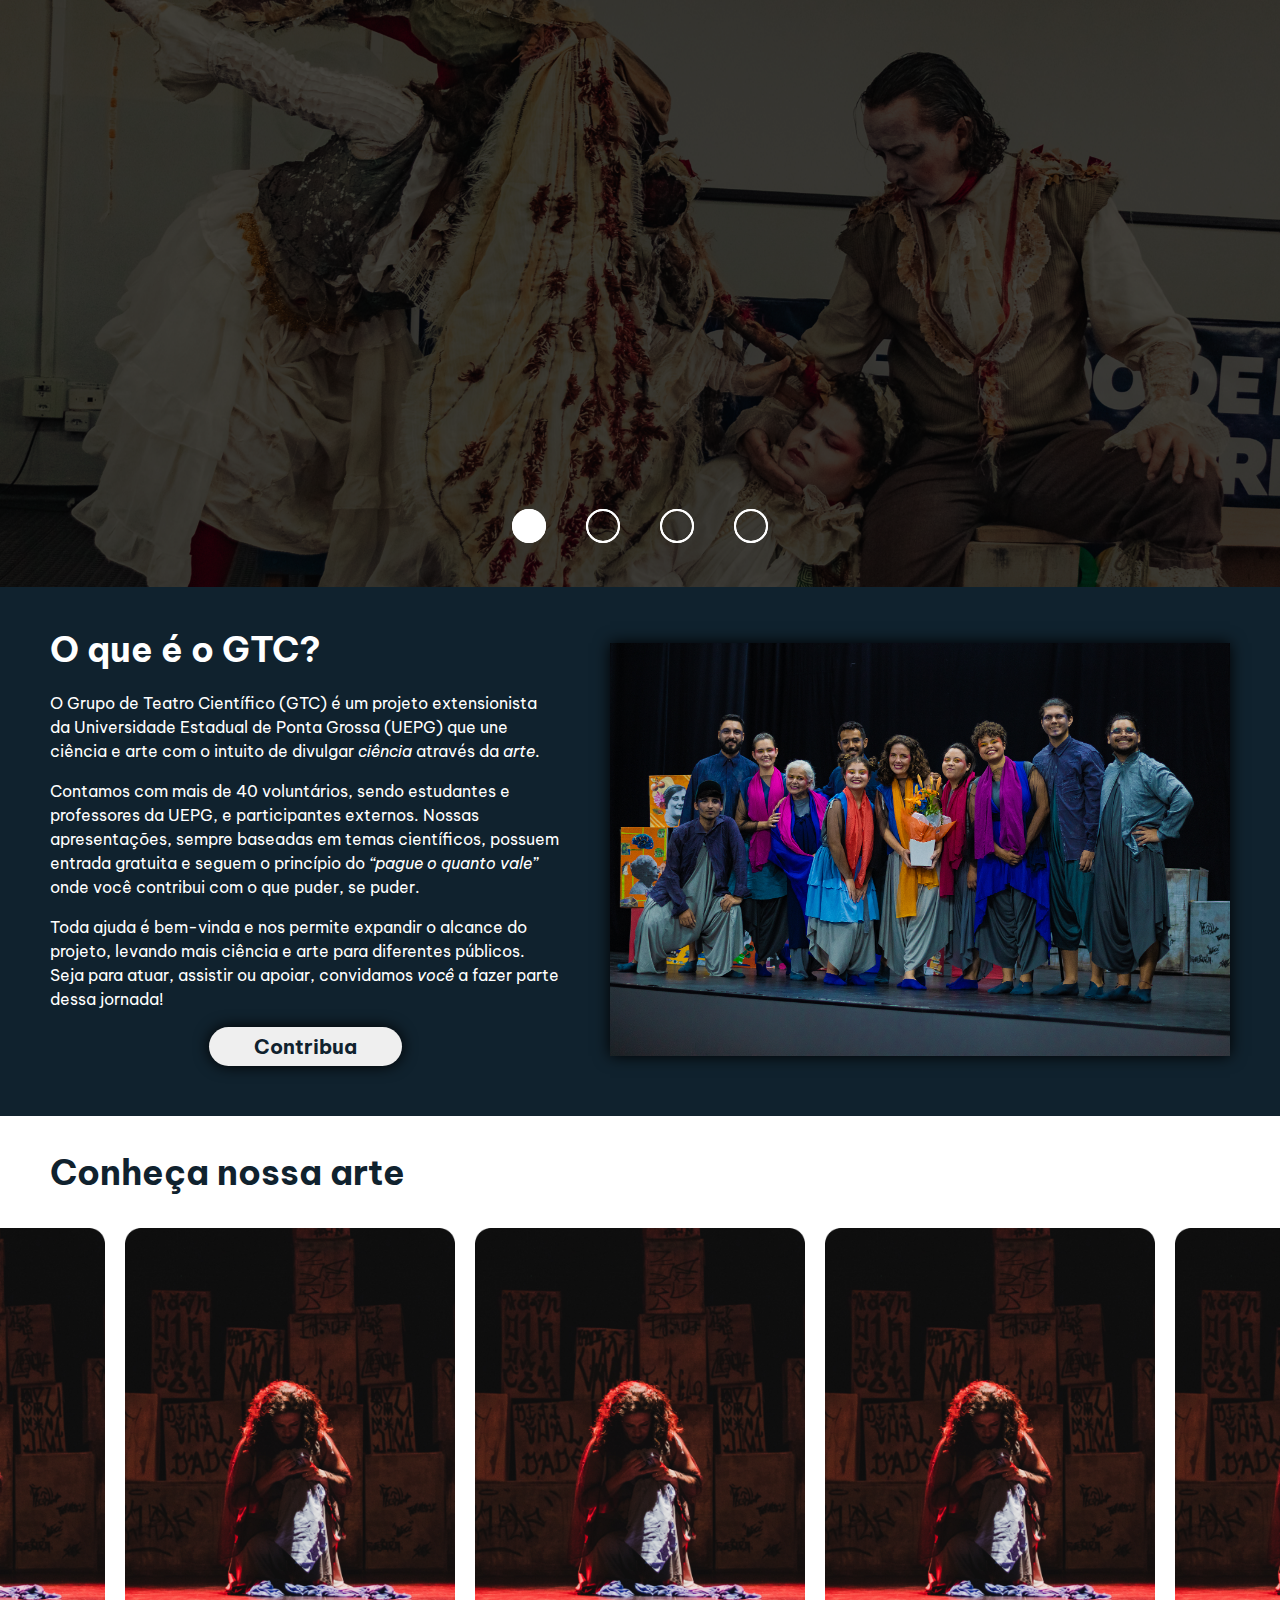
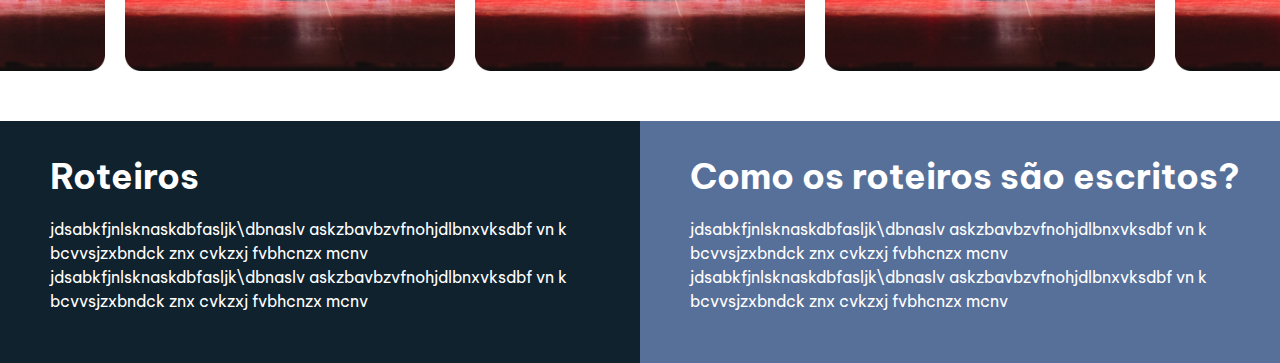
<file: index.html>
<!DOCTYPE html>
<html lang="pt-BR">

<head>
    <meta charset="UTF-8">
    <title>GTC - Grupo de Teatro Científico</title>
    <meta name="description" content="Site do Grupo de Teatro Científico da Universidade Estadual de Ponta Grossa">
    <meta name="author" content="Raniele Pereira">
    <meta name="keywords" content="GTC, Grupo de Teatro Científico, UEPG, Grupo de Teatro Científico da UEPG, GTC UEPG">
    <link rel="icon" href="Imagens\Site\Icon.png" type="image/png">
    <link rel="stylesheet" href="styles.css">
    <link href="https://fonts.googleapis.com/css2?family=Be+Vietnam+Pro:wght@100;300;400;500;700;900&display=swap" rel="stylesheet">

</head>

<body>
    <div class="banner">
        <div class="carrossel">
            <input type="radio" name="radio-btn" id="radio1">
            <input type="radio" name="radio-btn" id="radio2">
            <input type="radio" name="radio-btn" id="radio3">
            <input type="radio" name="radio-btn" id="radio4">
            
            <div class="imagem first">
                <img src="Imagens\Banner\1.png" alt="Coração em Chagas"/>
            </div>
            <div class="imagem">
                <img src="Imagens/Banner/2.png" alt="A que faz">
            </div>
            <div class="imagem">
                <img src="Imagens/Banner/3.png" alt="Coração em Chagas">
            </div>
            <div class="imagem">
                <img src="Imagens/Banner/4.png" alt="Coração em Chagas">
            </div>

            <div class="navigation-auto">
                <div class="auto-btn1"></div>
                <div class="auto-btn2"></div>
                <div class="auto-btn3"></div>
                <div class="auto-btn4"></div>
            </div>
        </div>

        <div class="navigation-manual">
            <label for="radio1" class="manual-btn"></label>
            <label for="radio2" class="manual-btn"></label>
            <label for="radio3" class="manual-btn"></label>
            <label for="radio4" class="manual-btn"></label>
        </div>
    </div>

    <div class="o-que-é-o-gtc">
        <div class="o-que-é-o-gtc-texto"> 
            <h2 class="o-que-é-o-gtc-título">O que é o GTC?</h2>
            <p>O Grupo de Teatro Científico (GTC) é um projeto extensionista da Universidade Estadual de Ponta Grossa (UEPG) que une ciência e arte com o intuito de divulgar <i>ciência</i> através da <i>arte</i>.</p>
            <p>Contamos com mais de 40 voluntários, sendo estudantes e professores da UEPG, e participantes externos. Nossas apresentações, sempre baseadas em temas científicos, possuem entrada gratuita e seguem o princípio do <i>“pague o quanto vale”</i> onde você contribui com o que puder, se puder.</p>
            <p>Toda ajuda é bem-vinda e nos permite expandir o alcance do projeto, levando mais ciência e arte para diferentes públicos. Seja para atuar, assistir ou apoiar, convidamos <i>você</i> a fazer parte dessa jornada!</p>
            <button class="botão-contribua">Contribua</button>
        </div>
        <div class="foto-elenco">
            <img src="Imagens\Site\Elenco.jpg" alt="Foto do elenco"/>
        </div>
    </div>

    <div class="conheça-nossa-arte">
        <h2 class="título-seção">Conheça nossa arte</h2>
        <div class="conheça-nossa-arte-miniaturas">
            <img src="Imagens/Site/Miniaturas/AQueFaz.png" alt="A que faz"/>
            <img src="Imagens/Site/Miniaturas/AQueFaz.png" alt="A que faz"/>
            <img src="Imagens/Site/Miniaturas/AQueFaz.png" alt="A que faz"/>
            <img src="Imagens/Site/Miniaturas/AQueFaz.png" alt="A que faz"/>
            <img src="Imagens/Site/Miniaturas/AQueFaz.png" alt="A que faz"/>
        </div>
    </div>

    <div class="roteiros">
        <div class="metade1">
            <h2 class="título-metades">Roteiros</h2>
            <p class="metade-texto">jdsabkfjnlsknaskdbfasljk\dbnaslv askzbavbzvfnohjdlbnxvksdbf vn k bcvvsjzxbndck znx cvkzxj fvbhcnzx mcnv</p>
            <p class="metade-texto">jdsabkfjnlsknaskdbfasljk\dbnaslv askzbavbzvfnohjdlbnxvksdbf vn k bcvvsjzxbndck znx cvkzxj fvbhcnzx mcnv</p>
        </div>
        <div class="metade2">
            <h2 class="título-metades">Como os roteiros são escritos?</h2>
            <p class="metade-texto">jdsabkfjnlsknaskdbfasljk\dbnaslv askzbavbzvfnohjdlbnxvksdbf vn k bcvvsjzxbndck znx cvkzxj fvbhcnzx mcnv</p>
            <p class="metade-texto" id="último">jdsabkfjnlsknaskdbfasljk\dbnaslv askzbavbzvfnohjdlbnxvksdbf vn k bcvvsjzxbndck znx cvkzxj fvbhcnzx mcnv</p>
        </div>
    </div>

    <script src="script.js"></script>
</body>
</html>
</file>
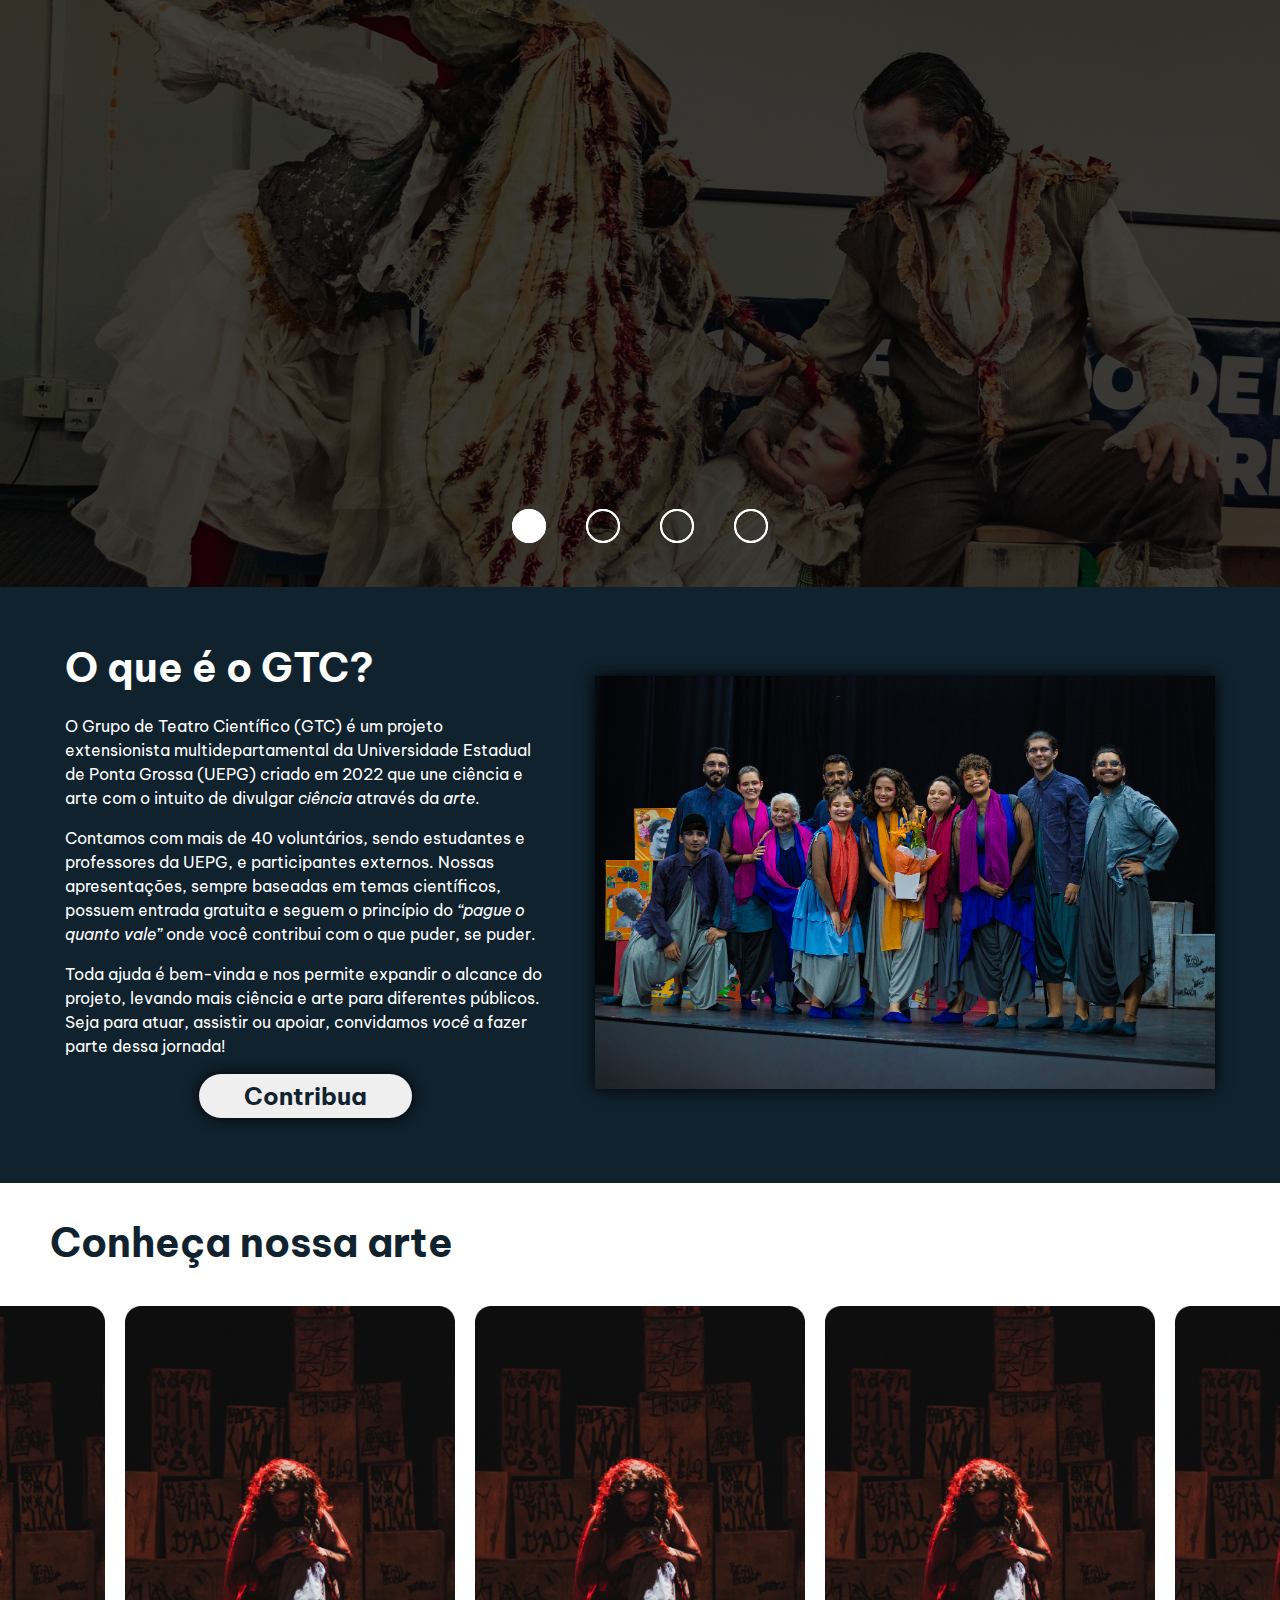
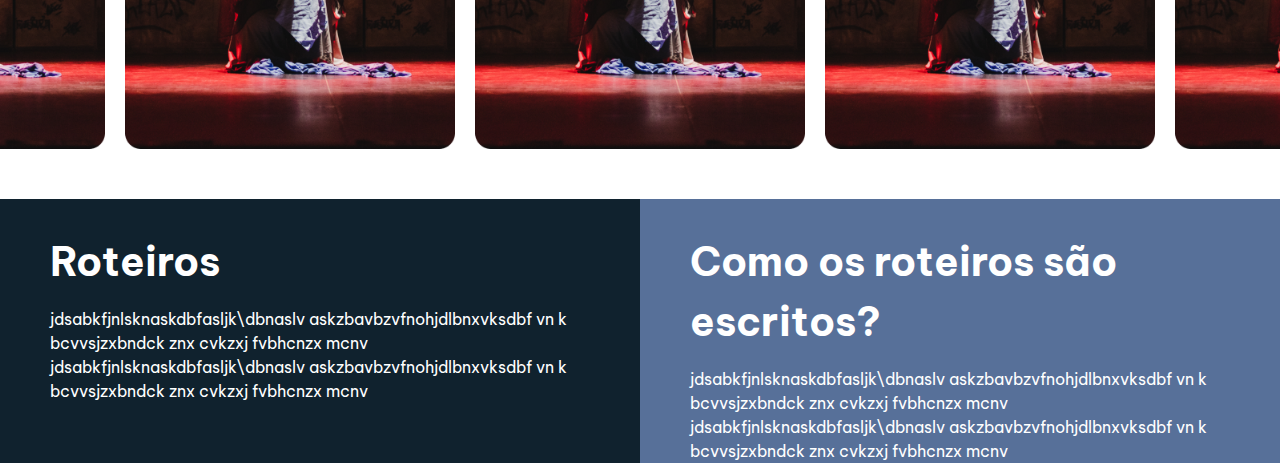
<file: home.html>
<!DOCTYPE html>
<html lang="pt-BR">

<head>
    <meta charset="UTF-8">
    <title>GTC - Grupo de Teatro Científico</title>
    <meta name="description" content="Site do Grupo de Teatro Científico da Universidade Estadual de Ponta Grossa">
    <meta name="author" content="Raniele Pereira">
    <meta name="keywords" content="GTC, Grupo de Teatro Científico, UEPG, Grupo de Teatro Científico da UEPG, GTC - UEPG, GTC UEPG">
    <link rel="icon" href="Imagens/Site/Icon.png" type="image/png">
    <link rel="stylesheet" href="home.css">
    <link href="https://fonts.googleapis.com/css2?family=Be+Vietnam+Pro:wght@100;300;400;500;700;900&display=swap" rel="stylesheet">
</head>

<body>
    <section id="banner">
        <div class="banner">
            <div class="carrossel">
                <input type="radio" name="radio-btn" id="radio1">
                <input type="radio" name="radio-btn" id="radio2">
                <input type="radio" name="radio-btn" id="radio3">
                <input type="radio" name="radio-btn" id="radio4">
                
                <div class="imagem first">
                    <img src="Imagens/Banner/1.png" alt="Coração em Chagas"/>
                </div>
                <div class="imagem">
                    <img src="Imagens/Banner/2.png" alt="A que faz">
                </div>
                <div class="imagem">
                    <img src="Imagens/Banner/3.png" alt="Coração em Chagas">
                </div>
                <div class="imagem">
                    <img src="Imagens/Banner/4.png" alt="Coração em Chagas">
                </div>
    
                <div class="navigation-auto">
                    <div class="auto-btn1"></div>
                    <div class="auto-btn2"></div>
                    <div class="auto-btn3"></div>
                    <div class="auto-btn4"></div>
                </div>
            </div>
    
            <div class="navigation-manual">
                <label for="radio1" class="manual-btn"></label>
                <label for="radio2" class="manual-btn"></label>
                <label for="radio3" class="manual-btn"></label>
                <label for="radio4" class="manual-btn"></label>
            </div>
        </div>
    </section>

    <section id="o-que-é-o-gtc">
        <div class="o-que-é-o-gtc">
            <div class="o-que-é-o-gtc-texto"> 
                <h2 class="o-que-é-o-gtc-título">O que é o GTC?</h2>
                <p>O Grupo de Teatro Científico (GTC) é um projeto extensionista multidepartamental da Universidade Estadual de Ponta Grossa (UEPG) criado em 2022 que une ciência e arte com o intuito de divulgar <i>ciência</i> através da <i>arte</i>.</p>
                <p>Contamos com mais de 40 voluntários, sendo estudantes e professores da UEPG, e participantes externos. Nossas apresentações, sempre baseadas em temas científicos, possuem entrada gratuita e seguem o princípio do <i>“pague o quanto vale”</i> onde você contribui com o que puder, se puder.</p>
                <p>Toda ajuda é bem-vinda e nos permite expandir o alcance do projeto, levando mais ciência e arte para diferentes públicos. Seja para atuar, assistir ou apoiar, convidamos <i>você</i> a fazer parte dessa jornada!</p>
                <button class="botão-contribua">Contribua</button>
            </div>
            <div class="foto-elenco">
                <img src="Imagens/Site/Elenco.jpg" alt="Foto do elenco" class="foto"/>
            </div>
        </div>
    </section>

    <section id="conheça-nossa-arte">
        <div class="conheça-nossa-arte">
            <h2 class="título-seção">Conheça nossa arte</h2>
            <div class="conheça-nossa-arte-miniaturas">
                <img src="Imagens/Site/Miniaturas/AQueFaz.png" alt="A que faz"/>
                <img src="Imagens/Site/Miniaturas/AQueFaz.png" alt="A que faz"/>
                <img src="Imagens/Site/Miniaturas/AQueFaz.png" alt="A que faz"/>
                <img src="Imagens/Site/Miniaturas/AQueFaz.png" alt="A que faz"/>
                <img src="Imagens/Site/Miniaturas/AQueFaz.png" alt="A que faz"/>
            </div>
        </div>
    </section>

    <section id="roteiros">
        <div class="roteiros">
            <div class="metade1">
                <h2 class="título-metades">Roteiros</h2>
                <p class="metade-texto">jdsabkfjnlsknaskdbfasljk\dbnaslv askzbavbzvfnohjdlbnxvksdbf vn k bcvvsjzxbndck znx cvkzxj fvbhcnzx mcnv</p>
                <p class="metade-texto">jdsabkfjnlsknaskdbfasljk\dbnaslv askzbavbzvfnohjdlbnxvksdbf vn k bcvvsjzxbndck znx cvkzxj fvbhcnzx mcnv</p>
            </div>
            <div class="metade2">
                <h2 class="título-metades">Como os roteiros são escritos?</h2>
                <p class="metade-texto">jdsabkfjnlsknaskdbfasljk\dbnaslv askzbavbzvfnohjdlbnxvksdbf vn k bcvvsjzxbndck znx cvkzxj fvbhcnzx mcnv</p>
                <p class="metade-texto último">jdsabkfjnlsknaskdbfasljk\dbnaslv askzbavbzvfnohjdlbnxvksdbf vn k bcvvsjzxbndck znx cvkzxj fvbhcnzx mcnv</p>
            </div>
        </div>
    </section>

    <script src="home.js"></script>
</body>
</html>
</file>
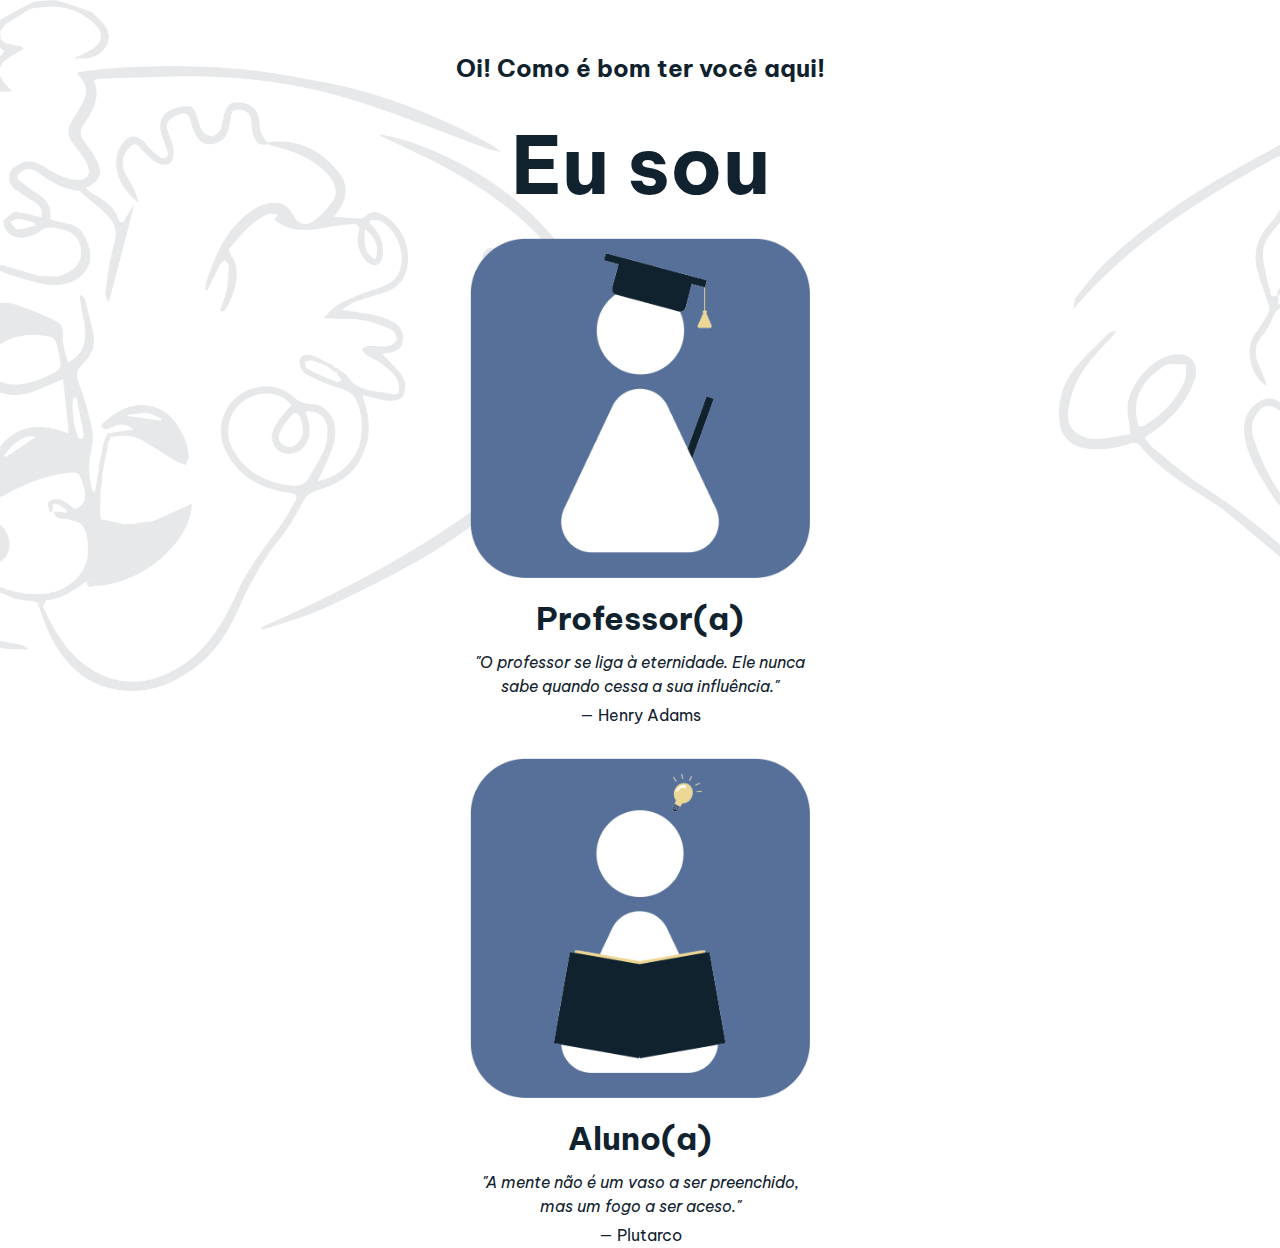
<file: QRCode.html>
<!DOCTYPE html>
<html lang="pt-BR">

<head>
    <meta charset="UTF-8">
    <title>GTC - Grupo de Teatro Científico</title>
    <meta name="description" content="Site de recepção de professores e alunos">
    <meta name="author" content="Raniele Pereira">
    <meta name="keywords" content="GTC, Grupo de Teatro Científico, UEPG, Grupo de Teatro Científico da UEPG, GTC - UEPG, GTC UEPG">
    <link rel="icon" href="Imagens/Site/Icon.png" type="image/png">
    <link rel="stylesheet" href="QRCode.css">
    <link href="https://fonts.googleapis.com/css2?family=Be+Vietnam+Pro:wght@100;300;400;500;700;900&display=swap" rel="stylesheet">
</head>

    <body>
        <div class="fundo">
            <img src="Imagens/QRCode/Icon.png" alt="Logo GTC" class="logo" id="um">
            <img src="Imagens/QRCode/Icon.png" alt="Logo GTC" class="logo" id="dois">
        </div>

        <div class="QRCode">
            <div class="escrita">
                <h2>Oi! Como é bom ter você aqui!</h2>
                <h1>Eu sou</h1>
            </div>
           
            <div class="icons">
                <div class="professor">
                    <div class="clicavel">
                        <a href="professor.html">
                            <img src="Imagens/QRCode/Retangulo.png" alt="Área do professor" class="retangulo">
                            <img src="Imagens/QRCode/Professor.png" class="personagem">
                            <h3>Professor(a)</h3>
                            <p class="citacao"><i>"O professor se liga à eternidade. Ele nunca sabe quando cessa a sua influência."</i></p>
                            <p class="autor">— Henry Adams</p>
                        </a>
                    </div>
                </div>
        
                <div class="aluno"> 
                    <div class="clicavel">
                        <a href="aluno.html">
                            <img src="Imagens/QRCode/Retangulo.png" alt="Área do aluno" class="retangulo">
                            <img src="Imagens/QRCode/Aluno.png" class="personagem">
                            <h3>Aluno(a)</h3>
                            <p class="citacao"><i>"A mente não é um vaso a ser preenchido, mas um fogo a ser aceso."</i></p>
                            <p class="autor">— Plutarco</p>
                        </a>
                    </div>
                </div>
            </div>
        </div>

    </body>
    
</html>
</file>
<file: styles.css>
body {
  margin: 0px;
  font-family: 'Be Vietnam Pro', sans-serif;
  color: #10222E;
  line-height: 1.5;
}

.banner {
  position: relative;
  margin: 0 auto;
  width: 100%;
  height: auto;
  overflow: hidden;
}

.carrossel {
  width: 400%;
  height: auto;
  display: flex;
}

.carrossel input {
  display: none;
}

.imagem {
  width: 25%;
  position: relative;
  transition: 2s;
}

.imagem img {
  width: 100%;
}

.navigation-manual {
  position: absolute;
  width: 100%;
  bottom: 50px;
  display: flex;
  justify-content: center;
}

.manual-btn {
  border: 2px solid white;
  padding: 15px;
  border-radius: 25px;
  cursor: pointer;
  transition: 0.5s;
}

.manual-btn:not(:last-child) {
  margin-right: 40px;
}

.manual-btn:hover {
  background-color: white;
}

#radio1:checked ~ .first {
  margin-left: 0;
}

#radio2:checked ~ .first {
  margin-left: -25%;
}

#radio3:checked ~ .first {
  margin-left: -50%;
}

#radio4:checked ~ .first {
  margin-left: -75%;
}

.navigation-auto div {
  border: 2px solid white;
  padding: 15px;
  border-radius: 25px;
  cursor: pointer;
  transition: 0.5s;
}

.navigation-auto{
  position: absolute;
  width: 100%;
  bottom: 50px;
  display: flex;
  justify-content: center;
}

.navigation-auto div:not(:last-child) {
  margin-right: 40px;
}

#radio1:checked ~ .navigation-auto .auto-btn1 {
  background-color: white;
}

#radio2:checked ~ .navigation-auto .auto-btn2 {
  background-color: white;
}

#radio3:checked ~ .navigation-auto .auto-btn3 {
  background-color: white;
}

#radio4:checked ~ .navigation-auto .auto-btn4 {
  background-color: white;
}

.o-que-é-o-gtc {
  margin-top: -10px;
  display: flex;
  padding: 50px;
  background-color: #10222E;
  color: white;
}

.o-que-é-o-gtc-texto {
  margin-right: 50px;
}

.o-que-é-o-gtc-título {
  font-size: 35px;
  margin: -10px 0px 0px;
}

.foto-elenco {
  cursor: pointer;
  display: flex;
  align-items: center;
}

.foto-elenco img {
  width: 620px;
  height: auto;
  box-shadow: 0px 0px 15px #000;
}

.botão-contribua {
  font-size: 20px;
  font-family: 'Be Vietnam Pro', sans-serif;
  padding: 7px 45px;
  color: #10222E;
  font-weight: bold;
  border: none;
  border-radius: 30px;
  cursor: pointer;
  box-shadow: 0px 0px 15px #000;
  transition: transform 0.2s ease, box-shadow 0.2s ease;
  display: block;
  margin: auto;
}

.botão-contribua:hover {
  transform: scale(1.05);
  box-shadow: 0 0px 25px rgb(0, 0, 0);
}

.botão-contribua:active {
  transform: scale(0.95);
  box-shadow: 0 0px 25px rgba(0, 0, 0);
}

.conheça-nossa-arte {
  background-color: white;
  color: #10222E;
  padding: 50px 0px;
}

.título-seção {
  border: 0px;
  font-size: 35px;
  margin-top: -20px;
  padding-left: 50px;
}

.conheça-nossa-arte-miniaturas {
  display: flex;
  justify-content: center;
  width: 100%;
  overflow: hidden;
}

.conheça-nossa-arte-miniaturas img {
  width: 330px;
  height: auto;
  padding: 0px 10px;
}

.roteiros {
  background-color: #10222E;
  color: white;
  display: flex;
}

.metade1 {
  margin-bottom: 50px;
}

.metade2 {
  background-color: #577099;
}

.título-metades {
  font-size: 35px;
  padding-left: 50px;
  margin-bottom: 15px;
}

.metade-texto {
  margin: 0px 50px;
}

@media screen and (max-width: 1150px) {
  .navigation-manual {
    bottom: 25px;
  }

  .manual-btn {
    padding: 5px;
    border-radius: 10px;
  }

  .manual-btn:not(:last-child) {
    margin-right: 10px;
  }

  .navigation-auto div {
    padding: 5px;
    border-radius: 10px;
  }

  .navigation-auto{ 
    bottom: 25px;
  }

  .navigation-auto div:not(:last-child) {
    margin-right: 10px;
  }
  
  .o-que-é-o-gtc {
    flex-direction: column;
    display: flex;
    align-items: center;
  }
  .o-que-é-o-gtc-texto {
    margin: 0px;
  }

  .foto-elenco {
    padding: 30px;
  }

  .foto-elenco img {
    width: 100%;
  }

  .roteiros {
    flex-direction: column;
  }

  #último {
    padding-bottom: 50px;
  }
}
</file>
<file: home.css>
body {
  margin: 0;
  font-family: 'Be Vietnam Pro', sans-serif;
  color: #10222E;
  line-height: 1.5;
}

.banner {
  position: relative;
  margin: 0 auto;
  width: 100%;
  height: auto;
  overflow: hidden;
}

.carrossel {
  width: 400%;
  height: auto;
  display: flex;
}

.carrossel input {
  display: none;
}

.imagem {
  width: 25%;
  position: relative;
  transition: 2s;
}

.imagem img {
  width: 100%;
}

.navigation-manual {
  position: absolute;
  width: 100%;
  bottom: 50px;
  display: flex;
  justify-content: center;
}

.manual-btn {
  border: 2px solid white;
  padding: 15px;
  border-radius: 25px;
  cursor: pointer;
  transition: 0.5s;
}

.manual-btn:not(:last-child) {
  margin-right: 40px;
}

.manual-btn:hover {
  background-color: white;
}

#radio1:checked ~ .first {
  margin-left: 0;
}

#radio2:checked ~ .first {
  margin-left: -25%;
}

#radio3:checked ~ .first {
  margin-left: -50%;
}

#radio4:checked ~ .first {
  margin-left: -75%;
}

.navigation-auto div {
  border: 2px solid white;
  padding: 15px;
  border-radius: 25px;
  cursor: pointer;
  transition: 0.5s;
}

.navigation-auto{
  position: absolute;
  width: 100%;
  bottom: 50px;
  display: flex;
  justify-content: center;
}

.navigation-auto div:not(:last-child) {
  margin-right: 40px;
}

#radio1:checked ~ .navigation-auto .auto-btn1 {
  background-color: white;
}

#radio2:checked ~ .navigation-auto .auto-btn2 {
  background-color: white;
}

#radio3:checked ~ .navigation-auto .auto-btn3 {
  background-color: white;
}

#radio4:checked ~ .navigation-auto .auto-btn4 {
  background-color: white;
}

.o-que-é-o-gtc {
  margin-top: -10px;
  display: flex;
  padding: 65px;
  background-color: #10222E;
  color: white;
}

.o-que-é-o-gtc-texto {
  margin-right: 50px;
}

.o-que-é-o-gtc-texto p {
  font-size: 1rem;
}

.o-que-é-o-gtc-título {
  font-size: 2.5rem;
  margin: -10px 0px 0px;
}

.foto-elenco {
  cursor: pointer;
  display: flex;
  align-items: center;
}

.foto-elenco img {
  width: 620px;
  height: auto;
  box-shadow: 0px 0px 15px #000;
}

.botão-contribua {
  font-size: 1.5rem;
  font-family: 'Be Vietnam Pro', sans-serif;
  padding: 7px 45px;
  color: #10222E;
  font-weight: bold;
  border: none;
  border-radius: 30px;
  cursor: pointer;
  box-shadow: 0px 0px 15px #000;
  transition: transform 0.2s ease, box-shadow 0.2s ease;
  display: block;
  margin: auto;
}

.botão-contribua:hover {
  transform: scale(1.05);
  box-shadow: 0 0px 25px rgb(0, 0, 0);
}

.botão-contribua:active {
  transform: scale(0.95);
  box-shadow: 0 0px 25px rgba(0, 0, 0);
}

.conheça-nossa-arte {
  background-color: white;
  color: #10222E;
  padding: 50px 0px;
}

.título-seção {
  border: 0px;
  font-size: 2.5rem;
  margin-top: -20px;
  padding-left: 50px;
}

.conheça-nossa-arte-miniaturas {
  display: flex;
  justify-content: center;
  width: 100%;
  overflow: hidden;
}

.conheça-nossa-arte-miniaturas img {
  width: 330px;
  height: auto;
  padding: 0px 10px;
}

.roteiros {
  background-color: #10222E;
  color: white;
  display: flex;
}

.metade1 {
  margin-bottom: 50px;
}

.metade2 {
  background-color: #577099;
}

.título-metades {
  font-size: 2.5rem;
  padding-left: 50px;
  margin-bottom: 15px;
}

.metade-texto {
  margin: 0px 50px;
}

@media screen and (max-width: 1150px) {
  .navigation-manual {
    bottom: 40px;
  }

  .manual-btn {
    padding: 25px;
    border-radius: 50px;
  }

  .manual-btn:not(:last-child) {
    margin-right: 25px;
  }

  .navigation-auto div {
    padding: 25px;
    border-radius: 50px;
  }

  .navigation-auto{ 
    bottom: 40px;
  }

  .navigation-auto div:not(:last-child) {
    margin-right: 25px;
  }
  
  .o-que-é-o-gtc {
    flex-direction: column;
    display: flex;
    align-items: center;
  }

  .o-que-é-o-gtc-título {
    font-size: 4rem;
  }

  .o-que-é-o-gtc-texto {
    margin: 0px;
  }

  .o-que-é-o-gtc-texto p {
    font-size: 1.2rem;
  }

  .botão-contribua {
    font-size: 2.5rem;
    margin: 50px auto 25px;
  }

  .foto-elenco {
    padding: 30px;
  }

  .foto-elenco img {
    width: 100%;
  }

  .título-seção {
    font-size: 4rem;
  }

  .título-metades {
    font-size: 4rem;
  }

  .roteiros {
    flex-direction: column;
  }

  .metade-texto {
    font-size: 0.8rem;
  }

  .último {
    padding-bottom: 50px;
  }
}
</file>
<file: QRCode.css>
body {
    margin: 0;
    font-family: 'Be Vietnam Pro', sans-serif;
    color: #10222E;
    line-height: 1.5;
}

.fundo {
    position: absolute;
    width: 100%; 
    display: flex;
    overflow: hidden;
}

.QRCode {
    width: 100%;
    height: auto;  
}

.logo {
    opacity: 10%;
    width: 61rem;
}

#um {
    margin-left: -30%;
}

#dois {
    margin-left: 36.5%;
}

.escrita {
    padding-top: 30px;
    text-align: center;
}

.escrita h1 {
    font-size: 5rem;
    margin-top: -1px;
}

.icons {
    display: flex;
    align-items: center;
    text-align: center;
}

.clicavel {
    transition: transform 0.2s ease;
    position: relative;
    margin-top: -180px;
    width: 340px;
    height: 340px;
}

.clicavel:hover .personagem {
    transform: scale(1.05);
}

.clicavel:hover .retangulo {
    transform: scale(1.05) rotate(45deg);
}

.clicavel:hover h3, .clicavel:hover p{
    transform: translateY(50px);
}

.clicavel:active {
    transform: scale(0.95);
}

.retangulo {    
    position: absolute;
    z-index: 0;
    width: 340px;
    height: auto;
    transition: transform 0.4s ease;
    left: 0;
}

.personagem {
    margin-top: 15px;
    z-index: 1;
    width: auto;
    height: 300px;
    position: relative;
    transition: transform 0.4s ease;
}

.icons h3 {
    font-size: 2rem;
    margin: 35px 0 0;
}

.icons h3, .icons p {
    z-index: 2;
    position: relative;
    transition: transform 0.4s ease;
}

.icons a {
    text-decoration: none;
    color: #10222E;
}

.professor, .aluno {
    width: 50%;
    display: flex;
    flex-direction: column;
    align-items: center;
}

.citacao {
    margin: 8px 0 0;
    
}

.autor {
    margin: 5px;
}

@media screen and (max-width: 1350px) {
    .QRCode {
        display: flex;
        flex-direction: column;
        align-items: center;
    }
    
    .icons {
        flex-direction: column;
        margin-top: -40px;
        width: 330px;
        height: 1010px;
    }

    .professor:hover .clicavel {
        transform: translateY(60px);
    }

    .icons:hover .aluno {
        transform: translateY(110px);
    }
    
    .aluno:hover .clicavel {
        transform: translateY(-40px);
    }

    .aluno {
        margin-top: 180px;
        transition: transform 0.4s ease;
    }

    .clicavel {
        margin-top: 0;
    }
}
</file>
